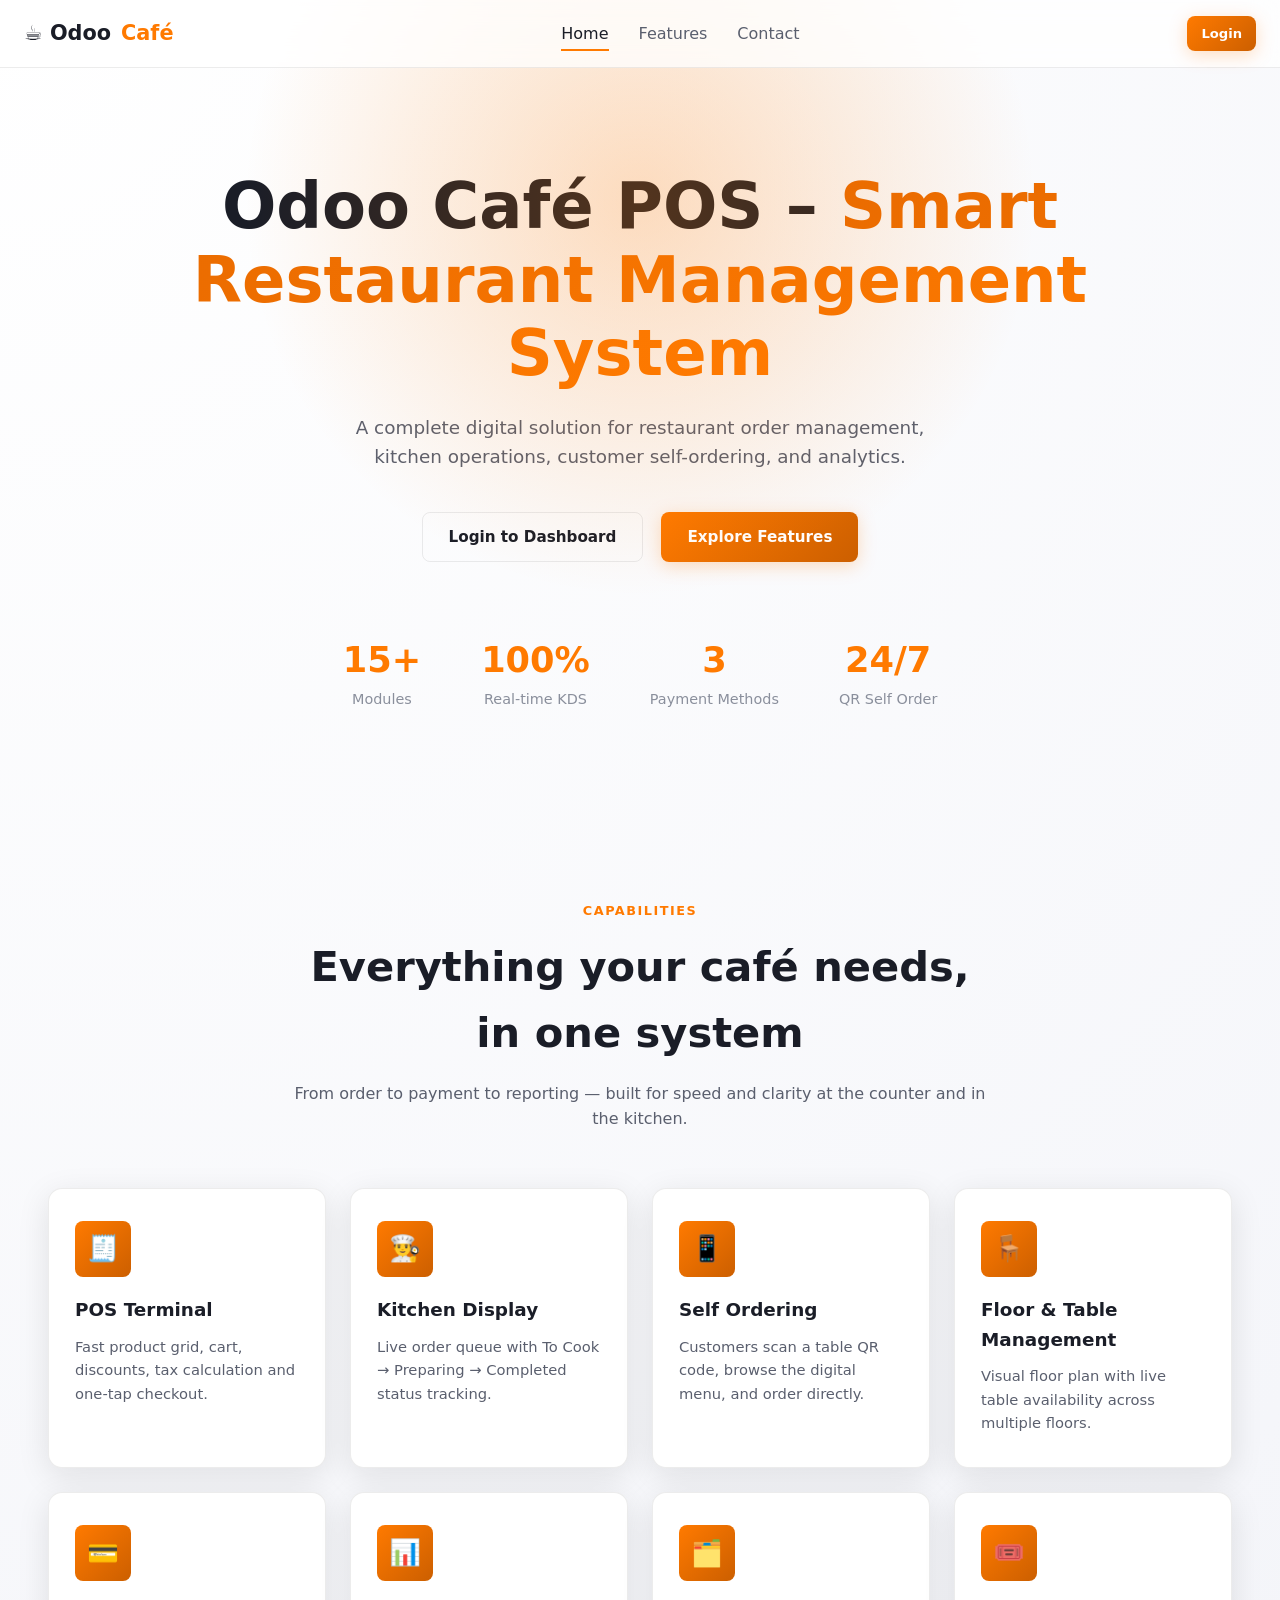
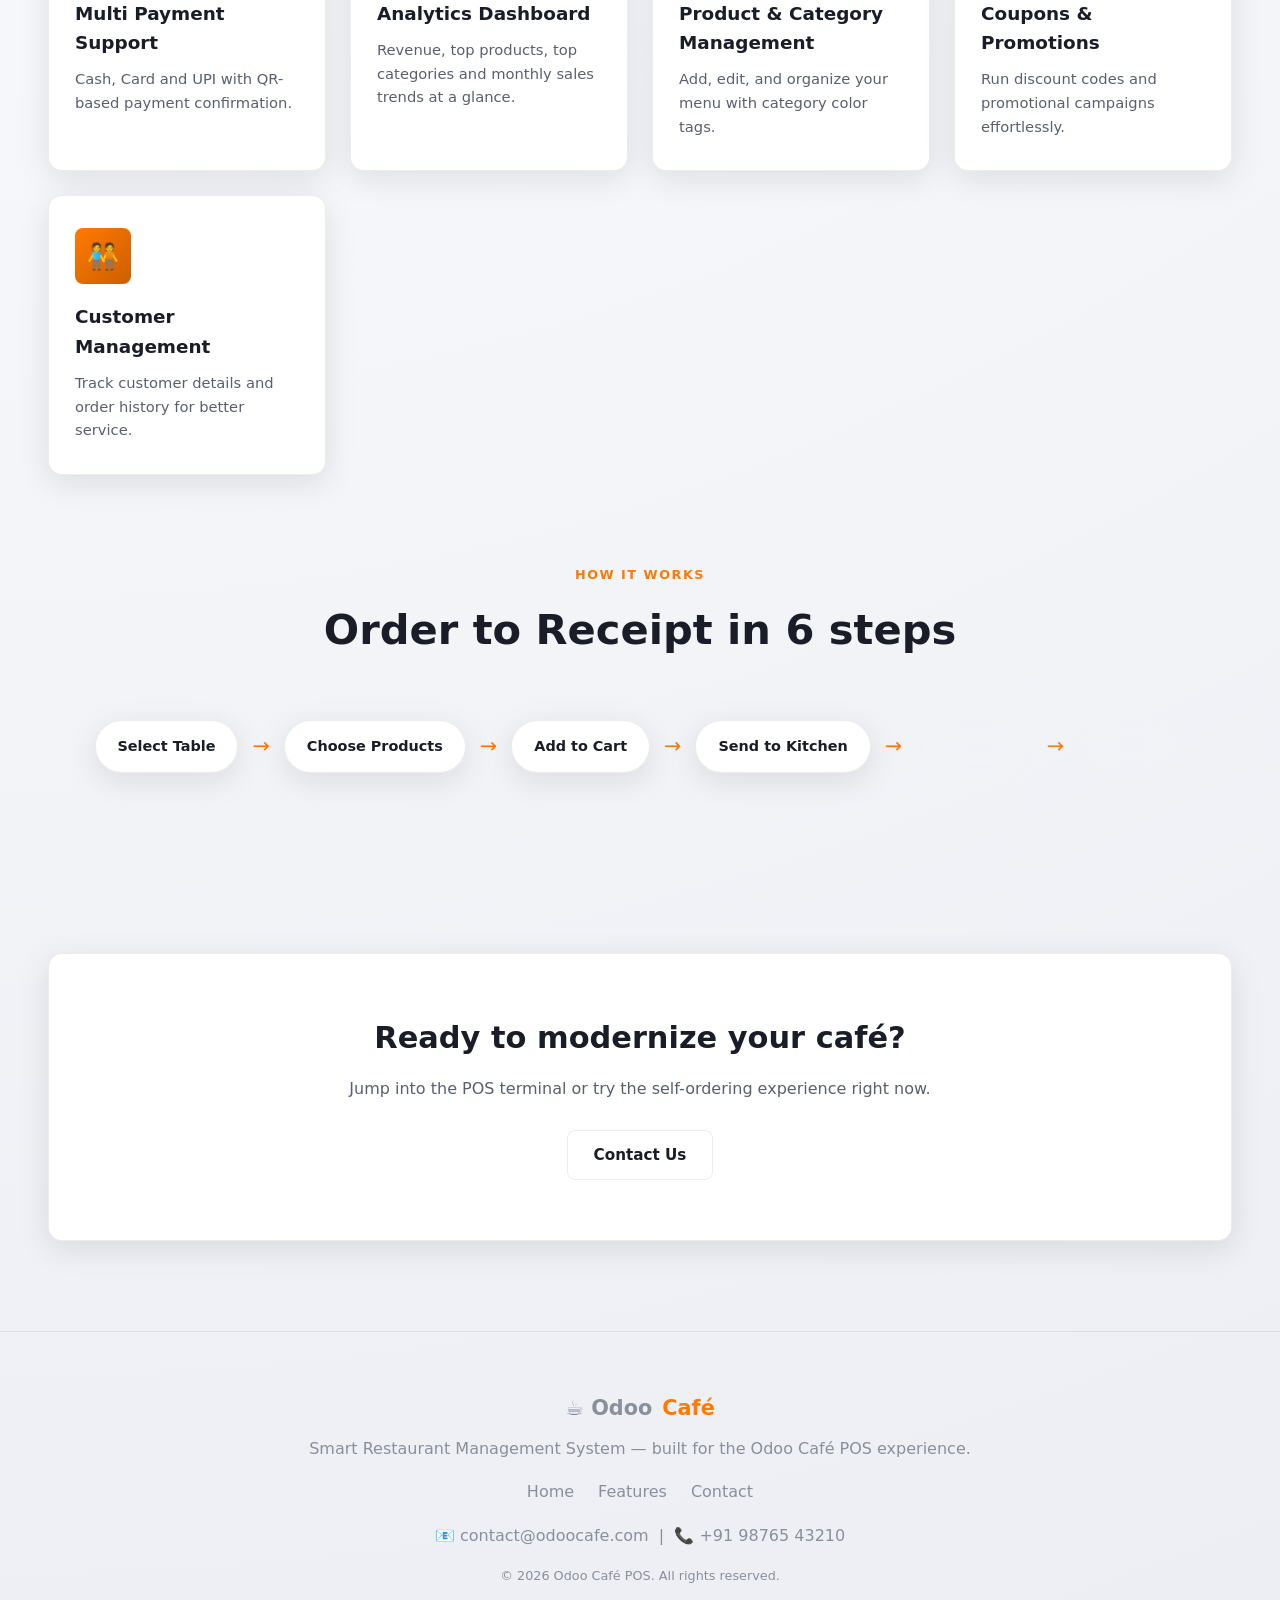
<file: index.html>
<!DOCTYPE html>
<html lang="en">

<head>
    <meta charset="UTF-8">
    <meta name="viewport" content="width=device-width, initial-scale=1.0">
    <title>Odoo Café POS – Smart Restaurant Management System</title>
    <link rel="stylesheet" href="style.css">
</head>

<body>

    <!-- Navbar -->
    <nav class="navbar">
        <div class="navbar-inner">
            <a href="#home" class="logo">☕ Odoo<span>Café</span></a>
            <ul class="nav-links">
                <li><a href="#home" class="active">Home</a></li>
                <li><a href="#features">Features</a></li>
                <li><a href="#contact">Contact</a></li>
            </ul>
            <div class="nav-actions">
                <a href="login.html" class="btn btn-primary btn-sm">Login</a>
                <button class="nav-toggle">☰</button>
            </div>
        </div>
    </nav>

    <!-- Hero -->
    <section class="hero" id="home">
        <h1>Odoo Café POS – <span class="accent-text">Smart Restaurant Management System</span></h1>
        <p>A complete digital solution for restaurant order management, kitchen operations, customer self-ordering, and
            analytics.</p>
        <div class="hero-actions">
            <a href="login.html" class="btn btn-outline">Login to Dashboard</a>
            <a href="#features" class="btn btn-primary">Explore Features</a>
        </div>

        <div class="hero-stats">
            <div class="hero-stat">
                <div class="num">15+</div>
                <div class="label">Modules</div>
            </div>
            <div class="hero-stat">
                <div class="num">100%</div>
                <div class="label">Real-time KDS</div>
            </div>
            <div class="hero-stat">
                <div class="num">3</div>
                <div class="label">Payment Methods</div>
            </div>
            <div class="hero-stat">
                <div class="num">24/7</div>
                <div class="label">QR Self Order</div>
            </div>
        </div>
    </section>

    <!-- Features -->
    <section class="section" id="features">
        <div class="container">
            <div class="section-head">
                <div class="section-tag">Capabilities</div>
                <h2>Everything your café needs, in one system</h2>
                <p>From order to payment to reporting — built for speed and clarity at the counter and in the kitchen.
                </p>
            </div>
            <div class="features-grid">
                <div class="feature-card glass-card">
                    <div class="feature-icon">🧾</div>
                    <h3>POS Terminal</h3>
                    <p>Fast product grid, cart, discounts, tax calculation and one-tap checkout.</p>
                </div>
                <div class="feature-card glass-card">
                    <div class="feature-icon">👨‍🍳</div>
                    <h3>Kitchen Display</h3>
                    <p>Live order queue with To Cook → Preparing → Completed status tracking.</p>
                </div>
                <div class="feature-card glass-card">
                    <div class="feature-icon">📱</div>
                    <h3>Self Ordering</h3>
                    <p>Customers scan a table QR code, browse the digital menu, and order directly.</p>
                </div>
                <div class="feature-card glass-card">
                    <div class="feature-icon">🪑</div>
                    <h3>Floor & Table Management</h3>
                    <p>Visual floor plan with live table availability across multiple floors.</p>
                </div>
                <div class="feature-card glass-card">
                    <div class="feature-icon">💳</div>
                    <h3>Multi Payment Support</h3>
                    <p>Cash, Card and UPI with QR-based payment confirmation.</p>
                </div>
                <div class="feature-card glass-card">
                    <div class="feature-icon">📊</div>
                    <h3>Analytics Dashboard</h3>
                    <p>Revenue, top products, top categories and monthly sales trends at a glance.</p>
                </div>
                <div class="feature-card glass-card">
                    <div class="feature-icon">🗂️</div>
                    <h3>Product & Category Management</h3>
                    <p>Add, edit, and organize your menu with category color tags.</p>
                </div>
                <div class="feature-card glass-card">
                    <div class="feature-icon">🎟️</div>
                    <h3>Coupons & Promotions</h3>
                    <p>Run discount codes and promotional campaigns effortlessly.</p>
                </div>
                <div class="feature-card glass-card">
                    <div class="feature-icon">🧑‍🤝‍🧑</div>
                    <h3>Customer Management</h3>
                    <p>Track customer details and order history for better service.</p>
                </div>
            </div>
        </div>
    </section>

    <!-- Workflow -->
    <section class="section" style="padding-top:0;">
        <div class="container">
            <div class="section-head">
                <div class="section-tag">How it works</div>
                <h2>Order to Receipt in 6 steps</h2>
            </div>
            <div class="workflow">
                <div class="workflow-step glass-card">Select Table</div>
                <span class="workflow-arrow">→</span>
                <div class="workflow-step glass-card">Choose Products</div>
                <span class="workflow-arrow">→</span>
                <div class="workflow-step glass-card">Add to Cart</div>
                <span class="workflow-arrow">→</span>
                <div class="workflow-step glass-card">Send to Kitchen</div>
                <span class="workflow-arrow">→</span>
                <div class="workflow-step glass-card">Payment</div>
                <span class="workflow-arrow">→</span>
                <div class="workflow-step glass-card">Receipt</div>
            </div>
        </div>
    </section>

    <!-- CTA -->
    <section class="section">
        <div class="container">
            <div class="glass-card" style="text-align:center; padding:60px 30px;">
                <h2 style="font-size:1.9rem; margin-bottom:14px;">Ready to modernize your café?</h2>
                <p style="color:var(--text-secondary); margin-bottom:28px;">Jump into the POS terminal or try the
                    self-ordering experience right now.</p>
                <div class="hero-actions">
                    <a href="#contact" class="btn btn-outline"> Contact Us</a>
                </div>
            </div>
        </div>
    </section>

    <!-- Footer -->
    <footer id="contact">
        <div class="logo" style="justify-content:center; margin-bottom:10px;">☕ Odoo<span>Café</span></div>
        <p>Smart Restaurant Management System — built for the Odoo Café POS experience.</p>
        <div class="footer-links">
            <a href="#home">Home</a>
            <a href="#features">Features</a>
            <a href="#contact">Contact</a>
        </div>
        <p>📧 contact@odoocafe.com &nbsp;|&nbsp; 📞 +91 98765 43210</p>
        <p style="margin-top:18px; font-size:0.8rem;">© 2026 Odoo Café POS. All rights reserved.</p>
    </footer>

    <script src="script.js"></script>
</body>

</html>
</file>
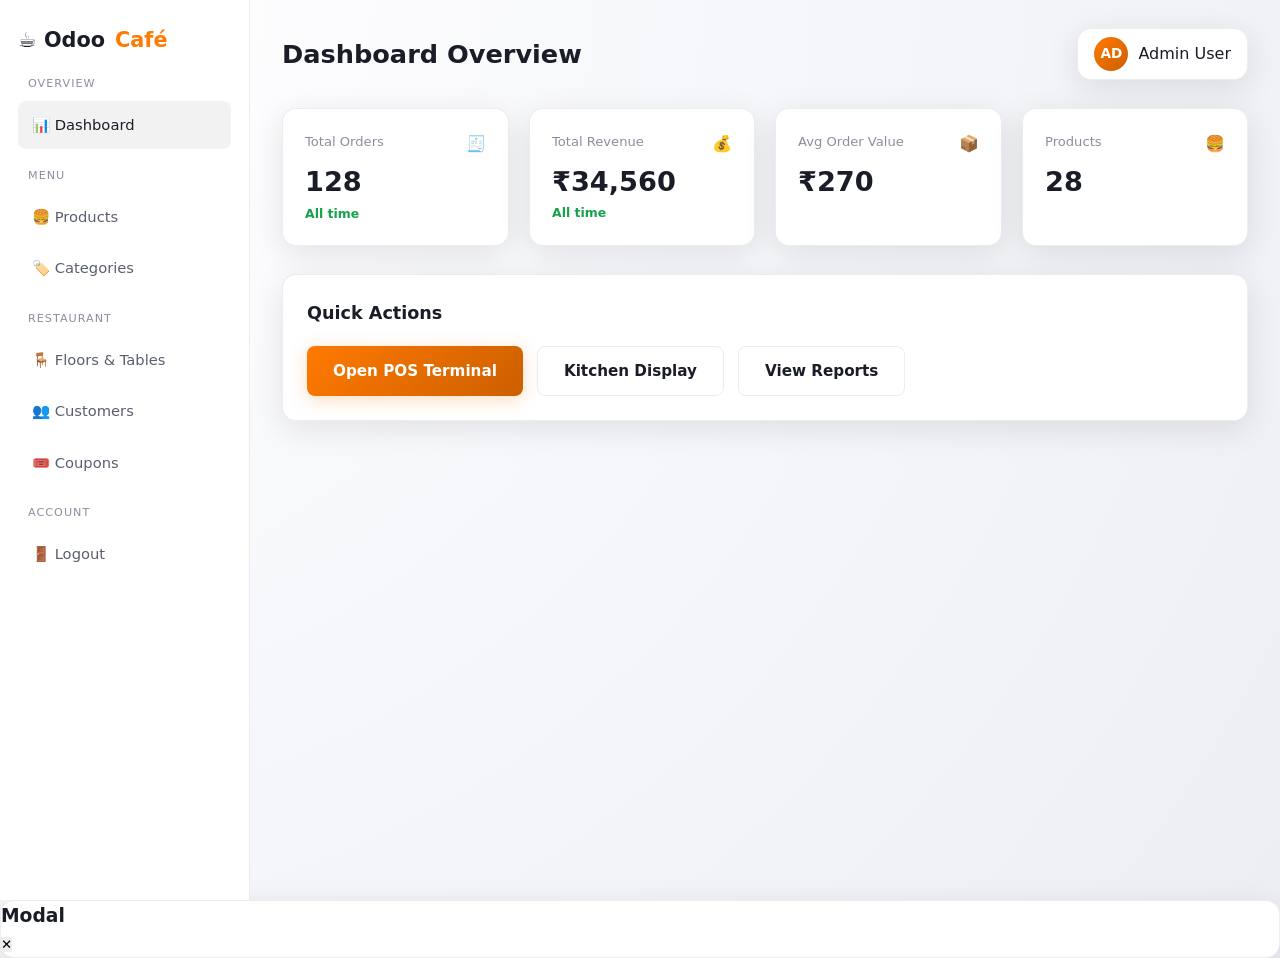
<file: dashboard.html>
<!DOCTYPE html>
<html lang="en">

<head>
    <meta charset="UTF-8">
    <meta name="viewport" content="width=device-width, initial-scale=1.0">
    <title>Dashboard – Odoo Café POS</title>
    <link rel="stylesheet" href="style.css">
</head>

<body>
    <div class="app-layout">
        <aside class="sidebar">
            <a href="index.html" class="logo">☕ Odoo<span>Café</span></a>
            <div class="side-section-title">Overview</div>
            <a href="#" class="side-link active" data-section="overview">📊 Dashboard</a>
            <div class="side-section-title">Menu</div>
            <a href="#" class="side-link" data-section="products">🍔 Products</a>
            <a href="#" class="side-link" data-section="categories">🏷️ Categories</a>
            <div class="side-section-title">Restaurant</div>
            <a href="#" class="side-link" data-section="floors">🪑 Floors & Tables</a>
            <a href="#" class="side-link" data-section="customers">👥 Customers</a>
            <a href="#" class="side-link" data-section="coupons">🎟️ Coupons</a>
            <div class="side-section-title">Account</div>
            <a href="index.html" class="side-link" id="logoutBtn">🚪 Logout</a>
        </aside>

        <main class="main-content">
            <div class="topbar">
                <div>
                    <button class="sidebar-toggle btn btn-ghost btn-sm" style="display:none;">☰</button>
                    <h1 id="pageTitle">Dashboard Overview</h1>
                </div>
                <div class="user-chip glass-card">
                    <div class="avatar" id="userAvatar">AD</div>
                    <span id="userName">Admin User</span>
                </div>
            </div>

            <section id="section-overview" class="dash-section">
                <div class="stats-grid">
                    <div class="stat-card glass-card">
                        <div>
                            <div class="stat-label">Total Orders</div>
                            <div class="stat-num" id="statOrders">128</div>
                            <div class="stat-change stat-up">All time</div>
                        </div>
                        <div class="stat-icon">🧾</div>
                    </div>
                    <div class="stat-card glass-card">
                        <div>
                            <div class="stat-label">Total Revenue</div>
                            <div class="stat-num" id="statRevenue">₹34,560</div>
                            <div class="stat-change stat-up">All time</div>
                        </div>
                        <div class="stat-icon">💰</div>
                    </div>
                    <div class="stat-card glass-card">
                        <div>
                            <div class="stat-label">Avg Order Value</div>
                            <div class="stat-num" id="statAOV">₹270</div>
                        </div>
                        <div class="stat-icon">📦</div>
                    </div>
                    <div class="stat-card glass-card">
                        <div>
                            <div class="stat-label">Products</div>
                            <div class="stat-num" id="statProducts">28</div>
                        </div>
                        <div class="stat-icon">🍔</div>
                    </div>
                </div>

                <div class="panel glass-card">
                    <div class="panel-head">
                        <h3>Quick Actions</h3>
                    </div>
                    <div style="display:flex; gap:14px; flex-wrap:wrap;">
                        <a href="#" class="btn btn-primary">Open POS Terminal</a>
                        <a href="#" class="btn btn-outline">Kitchen Display</a>
                        <a href="#" class="btn btn-outline">View Reports</a>
                    </div>
                </div>
            </section>

            <section id="section-products" class="dash-section" style="display:none;">
                <div class="panel glass-card">
                    <div class="panel-head">
                        <h3>Products</h3>
                        <button class="btn btn-primary btn-sm" id="addProductBtn">+ Add Product</button>
                    </div>
                    <div class="toolbar">
                        <div class="search-box">
                            <span class="ic">🔍</span>
                            <input type="text" class="form-control" id="productSearch" placeholder="Search products...">
                        </div>
                    </div>
                    <div style="overflow-x:auto;">
                        <table class="data-table">
                            <thead>
                                <tr>
                                    <th>Product</th>
                                    <th>Category</th>
                                    <th>Price</th>
                                    <th>Status</th>
                                </tr>
                            </thead>
                            <tbody id="productsTableBody"></tbody>
                        </table>
                    </div>
                </div>
            </section>

            <section id="section-categories" class="dash-section" style="display:none;">
                <div class="panel glass-card">
                    <div class="panel-head">
                        <h3>Categories</h3>
                        <button class="btn btn-primary btn-sm" id="addCategoryBtn">+ Add Category</button>
                    </div>
                    <div style="overflow-x:auto;">
                        <table class="data-table">
                            <thead>
                                <tr>
                                    <th>Name</th>
                                    <th>Color</th>
                                    <th>Actions</th>
                                </tr>
                            </thead>
                            <tbody id="categoriesTableBody"></tbody>
                        </table>
                    </div>
                </div>
            </section>

            <section id="section-floors" class="dash-section" style="display:none;">
                <div class="panel glass-card">
                    <div class="panel-head">
                        <h3>Floors & Tables</h3>
                        <div style="display:flex; gap:10px;">
                            <button class="btn btn-outline btn-sm" id="addFloorBtn">+ Add Floor</button>
                            <button class="btn btn-primary btn-sm" id="addTableBtn">+ Add Table</button>
                        </div>
                    </div>
                    <div id="floorsContainer"></div>
                </div>
            </section>

            <section id="section-customers" class="dash-section" style="display:none;">
                <div class="panel glass-card">
                    <div class="panel-head">
                        <h3>Customers</h3>
                        <button class="btn btn-primary btn-sm" id="addCustomerBtn">+ Add Customer</button>
                    </div>
                    <div class="toolbar">
                        <div class="search-box">
                            <span class="ic">🔍</span>
                            <input type="text" class="form-control" id="customerSearch"
                                placeholder="Search customers...">
                        </div>
                    </div>
                    <div style="overflow-x:auto;">
                        <table class="data-table">
                            <thead>
                                <tr>
                                    <th>Name</th>
                                    <th>Email</th>
                                    <th>Phone</th>
                                </tr>
                            </thead>
                            <tbody id="customersTableBody"></tbody>
                        </table>
                    </div>
                </div>
            </section>

            <section id="section-coupons" class="dash-section" style="display:none;">
                <div class="panel glass-card">
                    <div class="panel-head">
                        <h3>Coupons</h3>
                        <button class="btn btn-primary btn-sm" id="addCouponBtn">+ Add Coupon</button>
                    </div>
                    <div style="overflow-x:auto;">
                        <table class="data-table">
                            <thead>
                                <tr>
                                    <th>Code</th>
                                    <th>Type</th>
                                    <th>Value</th>
                                    <th>Status</th>
                                </tr>
                            </thead>
                            <tbody id="couponsTableBody"></tbody>
                        </table>
                    </div>
                </div>
            </section>
        </main>
    </div>

    <div class="modal-overlay" id="genericModal">
        <div class="modal-box glass-card">
            <div class="modal-head">
                <h3 id="genericModalTitle">Modal</h3>
                <button class="modal-close" data-close="genericModal">✕</button>
            </div>
            <div id="genericModalBody"></div>
        </div>
    </div>

    <script src="script.js"></script>
    <script src="dashboard.js"></script>
</body>

</html>
</file>
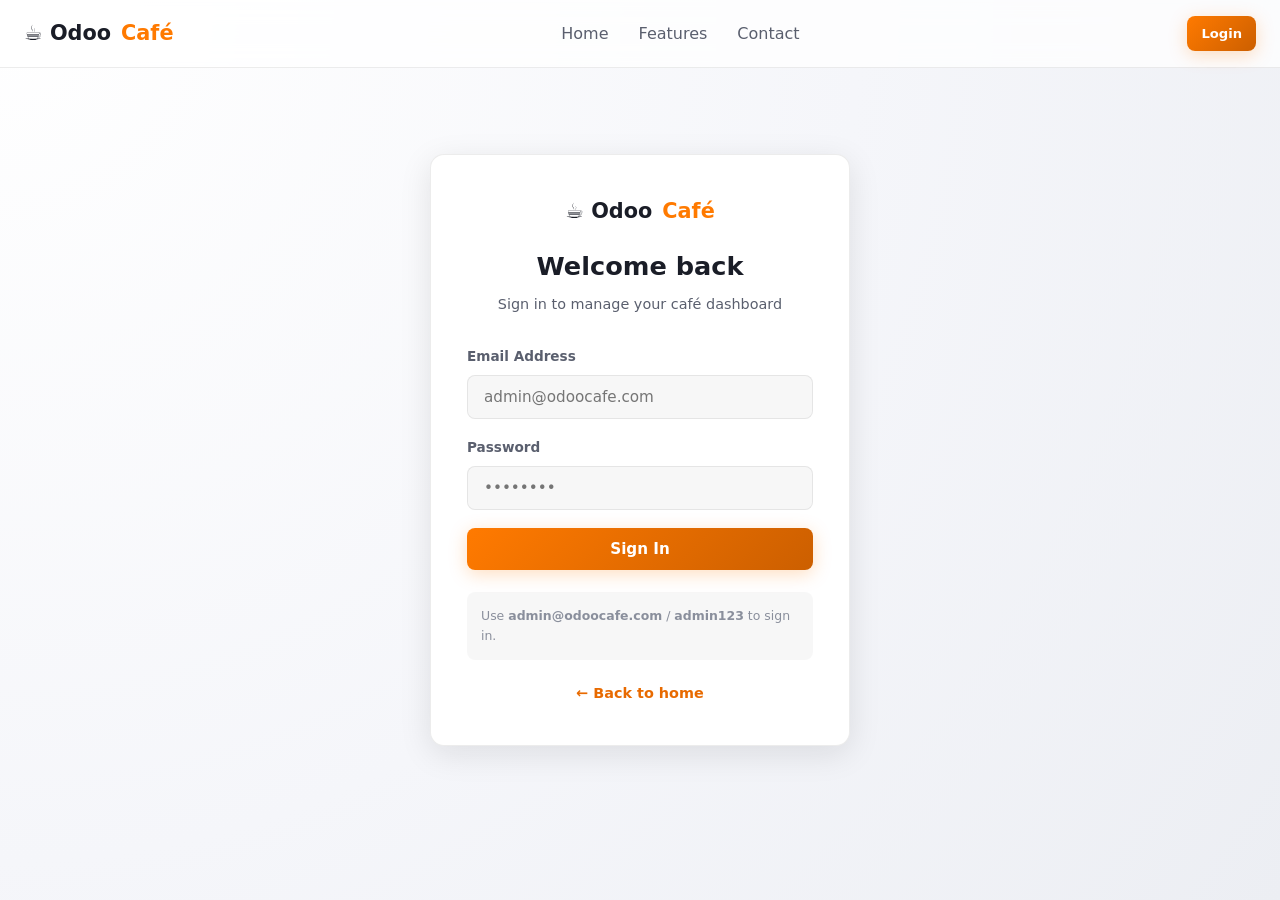
<file: login.html>
<!DOCTYPE html>
<html lang="en">

<head>
    <meta charset="UTF-8">
    <meta name="viewport" content="width=device-width, initial-scale=1.0">
    <title>Login – Odoo Café POS</title>
    <link rel="stylesheet" href="style.css">
</head>

<body>
    <nav class="navbar">
        <div class="navbar-inner">
            <a href="index.html" class="logo">☕ Odoo<span>Café</span></a>
            <ul class="nav-links">
                <li><a href="index.html">Home</a></li>
                <li><a href="index.html#features">Features</a></li>
                <li><a href="index.html#contact">Contact</a></li>
            </ul>
            <div class="nav-actions">
                <a href="login.html" class="btn btn-primary btn-sm">Login</a>
                <button class="nav-toggle">☰</button>
            </div>
        </div>
    </nav>

    <div class="auth-wrapper">
        <div class="auth-box glass-card">
            <a href="index.html" class="logo" style="justify-content:center; margin-bottom:18px;">☕
                Odoo<span>Café</span></a>
            <div id="formTitle">
                <h2>Welcome back</h2>
                <p class="sub">Sign in to manage your café dashboard</p>
            </div>

            <div class="alert alert-error" id="errorAlert"></div>
            <div class="alert alert-success" id="successAlert"></div>

            <form id="loginForm">
                <div class="form-group">
                    <label>Email Address</label>
                    <input type="email" class="form-control" id="loginEmail" placeholder="admin@odoocafe.com" required>
                </div>
                <div class="form-group">
                    <label>Password</label>
                    <input type="password" class="form-control" id="loginPassword" placeholder="••••••••" required>
                </div>
                <button type="submit" class="btn btn-primary btn-block">Sign In</button>
            </form>

            <p class="demo-creds">Use <strong>admin@odoocafe.com</strong> / <strong>admin123</strong> to sign in.</p>
            <div class="auth-switch">
                <a href="index.html">← Back to home</a>
            </div>
        </div>
    </div>

    <script src="script.js"></script>
    <script src="login.js"></script>
</body>

</html>
</file>
<file: style.css>
/* ============================================================
   Odoo Café POS — Global Stylesheet
   Light theme + orange accent, glassmorphism, responsive
   ============================================================ */

:root {
    --bg-primary: #f7f7fb;
    --bg-secondary: #ffffff;
    --bg-tertiary: #eef0f5;
    --bg-card: #ffffff;
    --glass-border: rgba(15, 17, 21, 0.08);
    --accent: #ff7a00;
    --accent-light: #e86a00;
    --accent-dark: #cc5f00;
    --accent-glow: rgba(255, 122, 0, 0.25);
    --text-primary: #1a1d27;
    --text-secondary: #5a5f6e;
    --text-muted: #8a8f9c;
    --success: #16a34a;
    --danger: #dc2626;
    --warning: #b45309;
    --info: #2563eb;
    --radius-sm: 8px;
    --radius-md: 14px;
    --radius-lg: 22px;
    --shadow-glow: 0 8px 32px rgba(15, 17, 21, 0.10);
    --transition: all 0.25s cubic-bezier(0.4, 0, 0.2, 1);
    --font-main: 'Segoe UI', 'Inter', system-ui, -apple-system, sans-serif;
}

* {
    margin: 0;
    padding: 0;
    box-sizing: border-box;
}

html {
    scroll-behavior: smooth;
}

body {
    font-family: var(--font-main);
    background: radial-gradient(circle at top left, #ffffff 0%, #f5f6fa 55%, #eceef3 100%);
    color: var(--text-primary);
    min-height: 100vh;
    line-height: 1.6;
    overflow-x: hidden;
}

a {
    text-decoration: none;
    color: inherit;
}

ul {
    list-style: none;
}

button {
    font-family: inherit;
    cursor: pointer;
    border: none;
}

input,
select,
textarea {
    font-family: inherit;
}

.container {
    max-width: 1280px;
    margin: 0 auto;
    padding: 0 24px;
}

.glass-card {
    background: var(--bg-card);
    backdrop-filter: blur(16px);
    -webkit-backdrop-filter: blur(16px);
    border: 1px solid var(--glass-border);
    border-radius: var(--radius-md);
    box-shadow: var(--shadow-glow);
}

.btn {
    display: inline-flex;
    align-items: center;
    justify-content: center;
    gap: 8px;
    padding: 12px 26px;
    border-radius: var(--radius-sm);
    font-weight: 600;
    font-size: 0.95rem;
    transition: var(--transition);
    white-space: nowrap;
}

.btn-primary {
    background: linear-gradient(135deg, var(--accent), var(--accent-dark));
    color: #fff;
    box-shadow: 0 4px 18px var(--accent-glow);
}

.btn-primary:hover {
    transform: translateY(-2px);
    box-shadow: 0 8px 24px var(--accent-glow);
}

.btn-outline {
    background: transparent;
    border: 1.5px solid var(--glass-border);
    color: var(--text-primary);
}

.btn-outline:hover {
    border-color: var(--accent);
    color: var(--accent-light);
}

.btn-sm {
    padding: 7px 14px;
    font-size: 0.82rem;
}

.navbar {
    position: fixed;
    top: 0;
    left: 0;
    right: 0;
    z-index: 1000;
    background: rgba(255, 255, 255, 0.75);
    backdrop-filter: blur(14px);
    border-bottom: 1px solid var(--glass-border);
}

.navbar-inner {
    max-width: 1280px;
    margin: 0 auto;
    display: flex;
    align-items: center;
    justify-content: space-between;
    padding: 16px 24px;
}

.logo {
    display: flex;
    align-items: center;
    gap: 10px;
    font-size: 1.3rem;
    font-weight: 800;
}

.logo span {
    color: var(--accent);
}

.nav-links {
    display: flex;
    gap: 30px;
    align-items: center;
}

.nav-links a {
    font-weight: 500;
    color: var(--text-secondary);
    transition: var(--transition);
    position: relative;
}

.nav-links a:hover,
.nav-links a.active {
    color: var(--text-primary);
}

.nav-links a.active::after {
    content: '';
    position: absolute;
    left: 0;
    bottom: -8px;
    width: 100%;
    height: 2px;
    background: var(--accent);
}

.nav-actions {
    display: flex;
    gap: 12px;
    align-items: center;
}

.nav-toggle {
    display: none;
    font-size: 1.6rem;
    background: none;
    color: var(--text-primary);
}

.hero {
    padding: 170px 24px 100px;
    text-align: center;
    position: relative;
    overflow: hidden;
}

.hero::before {
    content: '';
    position: absolute;
    top: -200px;
    left: 50%;
    transform: translateX(-50%);
    width: 800px;
    height: 800px;
    background: radial-gradient(circle, var(--accent-glow), transparent 70%);
    pointer-events: none;
    animation: pulse-glow 6s ease-in-out infinite;
}

.hero h1 {
    font-size: clamp(2.2rem, 5vw, 4rem);
    font-weight: 800;
    line-height: 1.15;
    max-width: 900px;
    margin: 0 auto 22px;
}

.hero h1 .accent-text {
    background: linear-gradient(135deg, var(--accent-light), var(--accent));
    -webkit-background-clip: text;
    background-clip: text;
    color: transparent;
}

.hero p {
    max-width: 640px;
    margin: 0 auto 40px;
    color: var(--text-secondary);
    font-size: 1.15rem;
}

.hero-actions {
    display: flex;
    gap: 18px;
    justify-content: center;
    flex-wrap: wrap;
}

@keyframes pulse-glow {

    0%,
    100% {
        opacity: 0.6;
    }

    50% {
        opacity: 1;
    }
}

.hero-stats {
    display: flex;
    justify-content: center;
    gap: 60px;
    margin-top: 70px;
    flex-wrap: wrap;
}

.hero-stat {
    text-align: center;
}

.hero-stat .num {
    font-size: 2.2rem;
    font-weight: 800;
    color: var(--accent);
}

.hero-stat .label {
    color: var(--text-muted);
    font-size: 0.9rem;
}

.section {
    padding: 90px 24px;
}

.section-head {
    text-align: center;
    max-width: 700px;
    margin: 0 auto 56px;
}

.section-tag {
    color: var(--accent);
    font-weight: 700;
    letter-spacing: 1.5px;
    text-transform: uppercase;
    font-size: 0.8rem;
}

.section-head h2 {
    font-size: clamp(1.8rem, 3.5vw, 2.6rem);
    margin: 12px 0 14px;
    font-weight: 800;
}

.section-head p {
    color: var(--text-secondary);
}

.features-grid {
    display: grid;
    grid-template-columns: repeat(auto-fit, minmax(260px, 1fr));
    gap: 24px;
}

.feature-card {
    padding: 32px 26px;
    transition: var(--transition);
}

.feature-card:hover {
    transform: translateY(-6px);
    border-color: var(--accent);
}

.feature-icon {
    width: 56px;
    height: 56px;
    display: flex;
    align-items: center;
    justify-content: center;
    border-radius: var(--radius-sm);
    background: linear-gradient(135deg, var(--accent), var(--accent-dark));
    font-size: 1.6rem;
    margin-bottom: 18px;
}

.feature-card h3 {
    font-size: 1.15rem;
    margin-bottom: 10px;
}

.feature-card p {
    color: var(--text-secondary);
    font-size: 0.92rem;
}

.workflow {
    display: flex;
    flex-wrap: wrap;
    justify-content: center;
    gap: 14px;
    align-items: center;
}

.workflow-step {
    padding: 14px 22px;
    border-radius: 30px;
    font-weight: 600;
    font-size: 0.9rem;
}

.workflow-arrow {
    color: var(--accent);
    font-size: 1.3rem;
}

footer {
    padding: 60px 24px 30px;
    border-top: 1px solid var(--glass-border);
    text-align: center;
    color: var(--text-muted);
}

footer .footer-links {
    display: flex;
    gap: 24px;
    justify-content: center;
    margin: 18px 0;
    flex-wrap: wrap;
}

footer .footer-links a:hover {
    color: var(--accent-light);
}

@media (max-width: 768px) {
    .nav-links {
        position: fixed;
        top: 64px;
        left: 0;
        right: 0;
        background: var(--bg-secondary);
        flex-direction: column;
        padding: 20px;
        gap: 18px;
        display: none;
        border-bottom: 1px solid var(--glass-border);
    }

    .nav-links.open {
        display: flex;
    }

    .nav-toggle {
        display: block;
    }

    .nav-actions .btn-outline {
        display: none;
    }

    .hero {
        padding: 130px 18px 70px;
    }

    .hero-stats {
        gap: 30px;
    }
}

/* ---------- Auth & Dashboard ---------- */
.auth-wrapper {
    min-height: 100vh;
    display: flex;
    align-items: center;
    justify-content: center;
    padding: 24px;
}

.auth-box {
    width: 100%;
    max-width: 420px;
    padding: 40px 36px;
}

.auth-box h2 {
    text-align: center;
    font-size: 1.6rem;
    margin-bottom: 6px;
}

.auth-box .sub {
    text-align: center;
    color: var(--text-secondary);
    margin-bottom: 30px;
    font-size: 0.9rem;
}

.form-group {
    margin-bottom: 18px;
}

.form-group label {
    display: block;
    margin-bottom: 7px;
    font-size: 0.85rem;
    color: var(--text-secondary);
    font-weight: 600;
}

.form-control {
    width: 100%;
    padding: 12px 16px;
    border-radius: var(--radius-sm);
    border: 1px solid var(--glass-border);
    background: rgba(15, 17, 21, 0.03);
    color: var(--text-primary);
    font-size: 0.95rem;
    transition: var(--transition);
}

.form-control:focus {
    outline: none;
    border-color: var(--accent);
    box-shadow: 0 0 0 3px var(--accent-glow);
}

.alert {
    padding: 12px 16px;
    border-radius: var(--radius-sm);
    margin-bottom: 16px;
    font-size: 0.88rem;
    display: none;
}

.alert.show {
    display: block;
}

.alert-error {
    background: rgba(239, 68, 68, 0.1);
    border: 1px solid rgba(239, 68, 68, 0.3);
    color: #b91c1c;
}

.alert-success {
    background: rgba(34, 197, 94, 0.1);
    border: 1px solid rgba(34, 197, 94, 0.3);
    color: #15803d;
}

.btn-block {
    width: 100%;
}

.demo-creds {
    margin-top: 22px;
    padding: 14px;
    border-radius: var(--radius-sm);
    background: rgba(15, 17, 21, 0.03);
    font-size: 0.78rem;
    color: var(--text-muted);
}

.auth-switch {
    text-align: center;
    margin-top: 22px;
    color: var(--text-secondary);
    font-size: 0.9rem;
}

.auth-switch a {
    color: var(--accent-light);
    font-weight: 600;
}

.app-layout {
    display: flex;
    min-height: 100vh;
}

.sidebar {
    width: 250px;
    background: var(--bg-secondary);
    border-right: 1px solid var(--glass-border);
    padding: 24px 18px;
    position: fixed;
    top: 0;
    left: 0;
    bottom: 0;
    overflow-y: auto;
    z-index: 100;
}

.side-section-title {
    font-size: 0.7rem;
    text-transform: uppercase;
    letter-spacing: 1px;
    color: var(--text-muted);
    margin: 18px 10px 8px;
}

.side-link {
    display: flex;
    align-items: center;
    gap: 12px;
    padding: 12px 14px;
    border-radius: var(--radius-sm);
    color: var(--text-secondary);
    font-weight: 500;
    font-size: 0.92rem;
    margin-bottom: 4px;
    transition: var(--transition);
}

.side-link:hover,
.side-link.active {
    background: rgba(15, 17, 21, 0.05);
    color: var(--text-primary);
}

.main-content {
    flex: 1;
    margin-left: 250px;
    padding: 28px 32px;
    min-height: 100vh;
}

.topbar {
    display: flex;
    justify-content: space-between;
    align-items: center;
    margin-bottom: 28px;
    flex-wrap: wrap;
    gap: 14px;
}

.topbar h1 {
    font-size: 1.6rem;
    font-weight: 800;
}

.user-chip {
    display: flex;
    align-items: center;
    gap: 10px;
    padding: 8px 16px;
}

.avatar {
    width: 34px;
    height: 34px;
    border-radius: 50%;
    background: linear-gradient(135deg, var(--accent), var(--accent-dark));
    display: flex;
    align-items: center;
    justify-content: center;
    font-weight: 700;
    font-size: 0.85rem;
    color: #fff;
}

.stats-grid {
    display: grid;
    grid-template-columns: repeat(auto-fit, minmax(220px, 1fr));
    gap: 20px;
    margin-bottom: 28px;
}

.stat-card {
    padding: 22px;
    display: flex;
    justify-content: space-between;
    align-items: flex-start;
}

.stat-label {
    color: var(--text-muted);
    font-size: 0.82rem;
}

.stat-num {
    font-size: 1.7rem;
    font-weight: 800;
    margin-top: 8px;
}

.stat-change {
    font-size: 0.78rem;
    font-weight: 600;
}

.stat-up {
    color: var(--success);
}

.panel {
    padding: 24px;
    margin-bottom: 24px;
}

.panel-head {
    display: flex;
    justify-content: space-between;
    align-items: center;
    margin-bottom: 18px;
    flex-wrap: wrap;
    gap: 12px;
}

.panel-head h3 {
    font-size: 1.1rem;
    font-weight: 700;
}

.toolbar {
    display: flex;
    gap: 12px;
    flex-wrap: wrap;
    align-items: center;
    margin-bottom: 20px;
}

.search-box {
    position: relative;
    flex: 1;
    min-width: 220px;
}

.search-box input {
    width: 100%;
    padding-left: 40px;
}

.search-box .ic {
    position: absolute;
    left: 14px;
    top: 50%;
    transform: translateY(-50%);
    color: var(--text-muted);
}

table.data-table {
    width: 100%;
    border-collapse: collapse;
}

table.data-table th,
table.data-table td {
    padding: 12px 14px;
    font-size: 0.9rem;
    border-bottom: 1px solid rgba(15, 17, 21, 0.06);
}

table.data-table th {
    text-align: left;
    text-transform: uppercase;
    letter-spacing: 0.5px;
    color: var(--text-muted);
    font-size: 0.78rem;
}

table.data-table tr:hover td {
    background: rgba(15, 17, 21, 0.03);
}

.icon-btn {
    width: 32px;
    height: 32px;
    border-radius: 8px;
    display: flex;
    align-items: center;
    justify-content: center;
    background: rgba(15, 17, 21, 0.05);
    color: var(--text-secondary);
    transition: var(--transition);
}

.icon-btn:hover {
    background: var(--accent);
    color: #fff;
}

.badge {
    padding: 4px 12px;
    border-radius: 20px;
    font-size: 0.74rem;
    font-weight: 700;
    display: inline-block;
}

.badge-green {
    background: rgba(34, 197, 94, 0.15);
    color: #15803d;
}

.badge-gray {
    background: rgba(100, 100, 110, 0.15);
    color: #4b4f5a;
}

.floor-tables-grid {
    display: grid;
    grid-template-columns: repeat(auto-fill, minmax(130px, 1fr));
    gap: 16px;
}

.floor-table-card {
    padding: 20px;
    text-align: center;
    position: relative;
}

.ftc-number {
    font-size: 1.4rem;
    font-weight: 800;
    margin-bottom: 4px;
}

.ftc-seats {
    color: var(--text-muted);
    font-size: 0.78rem;
    margin-bottom: 10px;
}

.status-dot {
    width: 10px;
    height: 10px;
    border-radius: 50%;
    display: inline-block;
    margin-right: 6px;
}

.status-dot.green {
    background: var(--success);
}

.status-dot.red {
    background: var(--danger);
}

@media (max-width: 1024px) {
    .main-content {
        margin-left: 0;
        padding: 20px 16px;
    }

    .sidebar {
        position: relative;
        width: 100%;
        border-right: none;
        border-bottom: 1px solid var(--glass-border);
    }
}

@media (max-width: 768px) {
    .nav-links {
        position: fixed;
        top: 64px;
        left: 0;
        right: 0;
        background: var(--bg-secondary);
        flex-direction: column;
        padding: 20px;
        gap: 18px;
        display: none;
        border-bottom: 1px solid var(--glass-border);
    }

    .nav-links.open {
        display: flex;
    }

    .nav-toggle {
        display: block;
    }

    .nav-actions .btn-outline {
        display: none;
    }

    .hero {
        padding: 130px 18px 70px;
    }

    .hero-stats {
        gap: 30px;
    }

    .app-layout {
        flex-direction: column;
    }

    .sidebar {
        width: 100%;
        position: relative;
        height: auto;
    }

    .main-content {
        margin-left: 0;
        padding: 20px 16px;
    }
}
</file>
